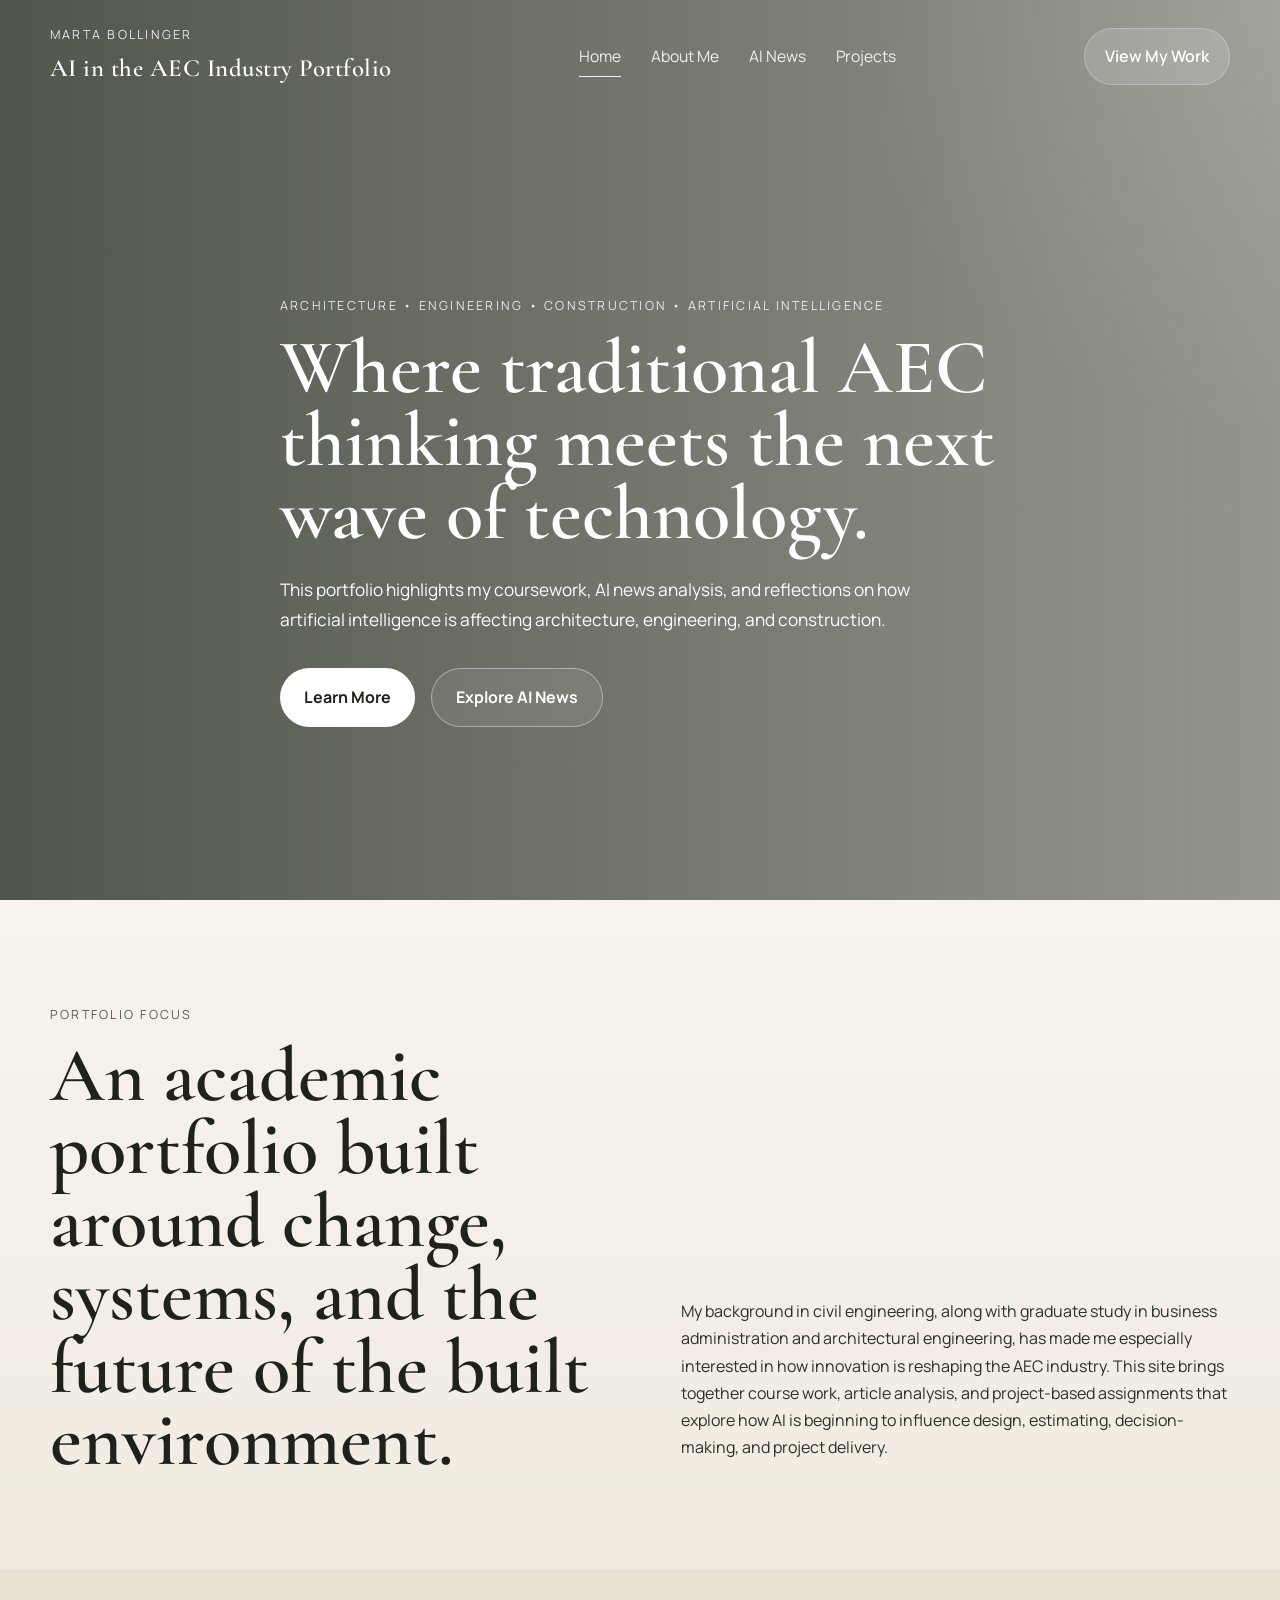
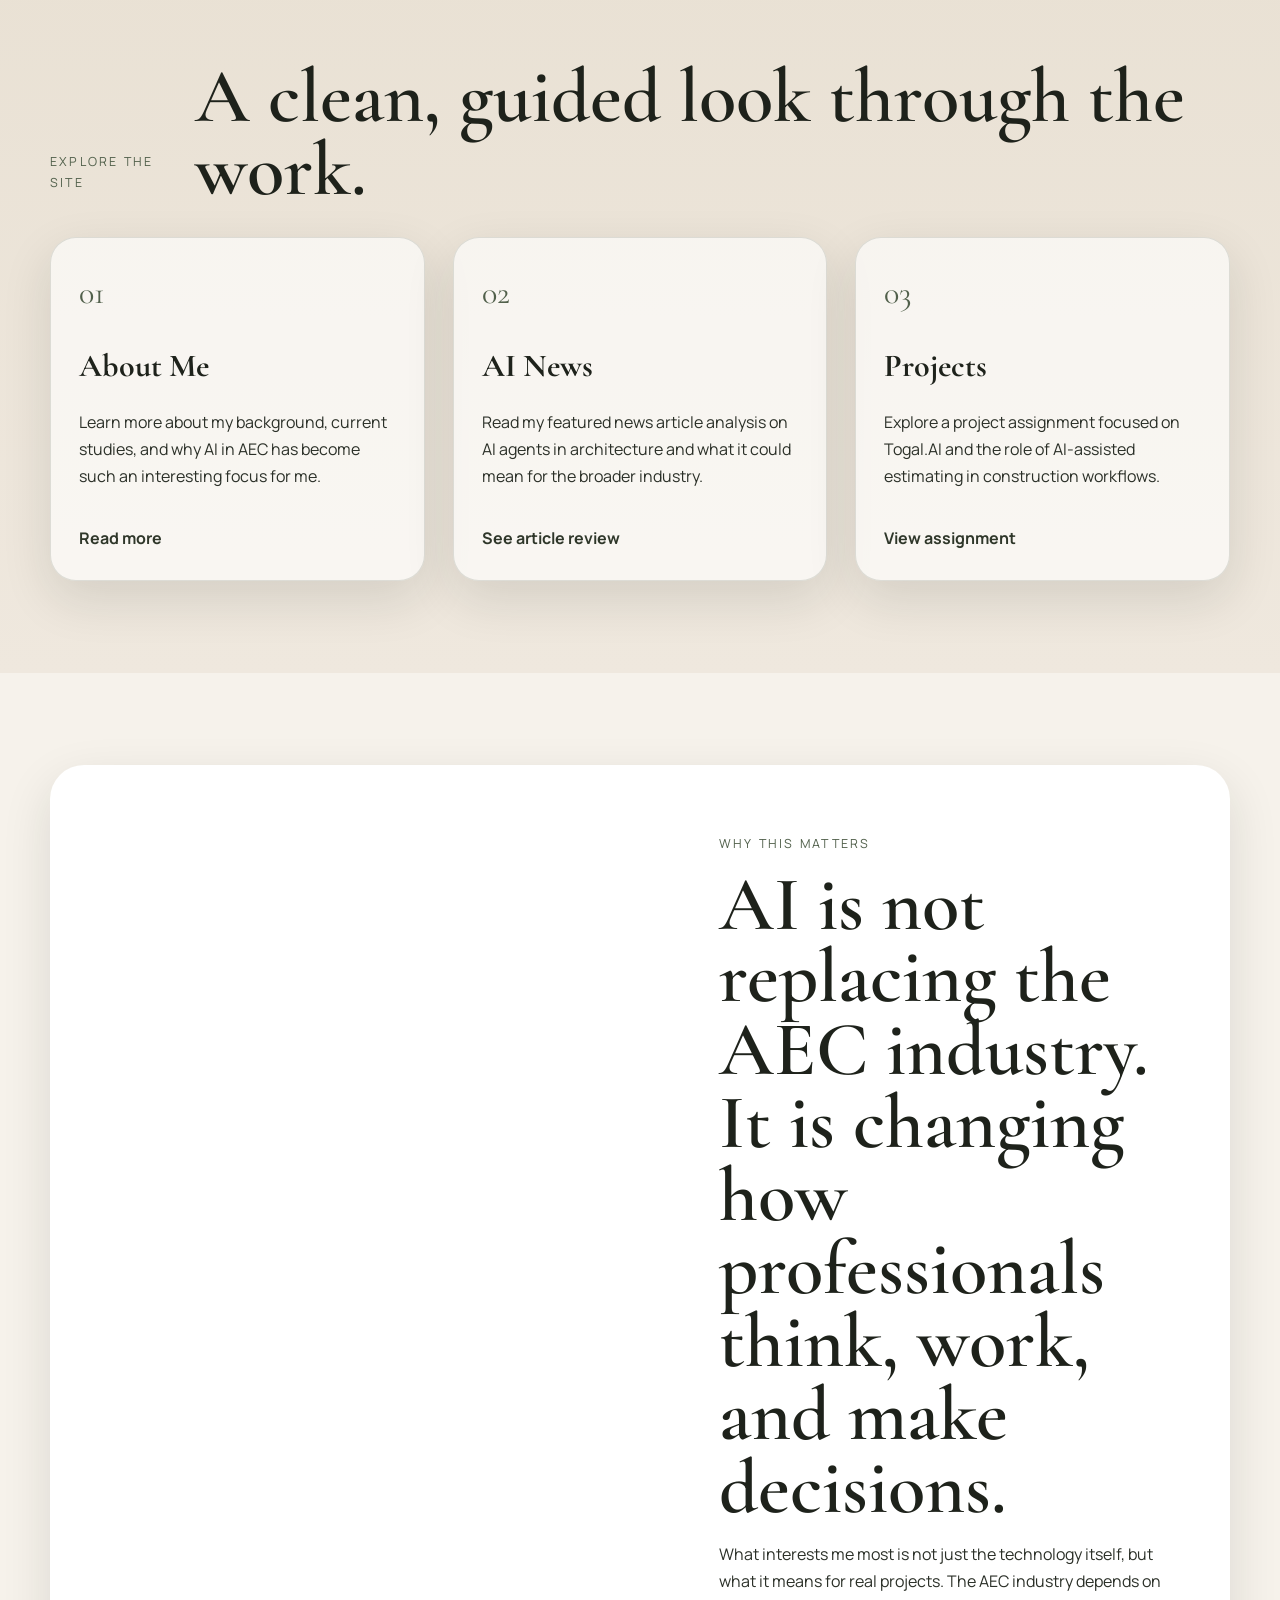
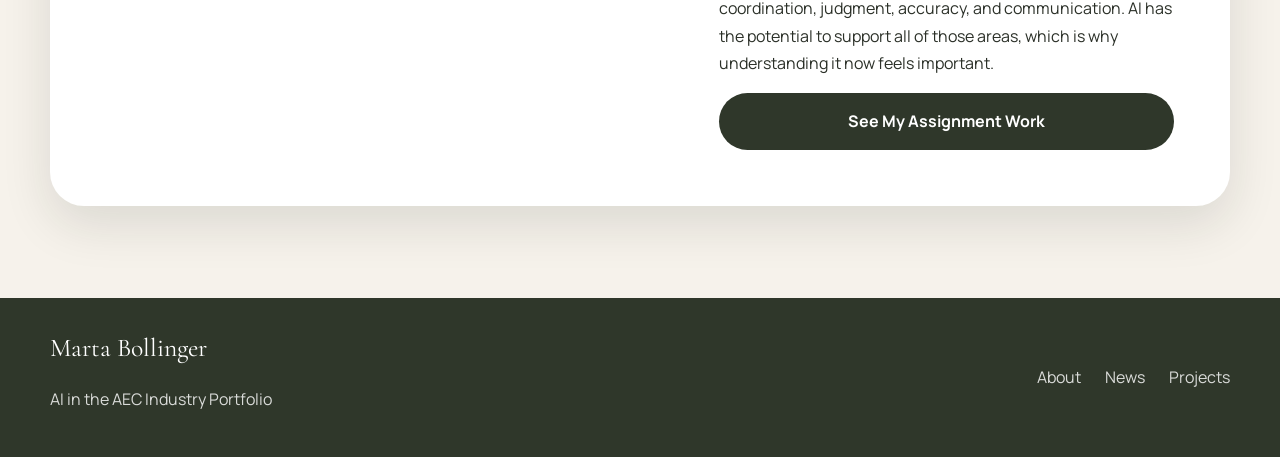
<file: index.html>
<!DOCTYPE html>
<html lang="en">
<head>
  <meta charset="UTF-8" />
  <meta name="viewport" content="width=device-width, initial-scale=1.0" />
  <title>Marta Bollinger | AI in the AEC Industry Portfolio</title>
  <link rel="preconnect" href="https://fonts.googleapis.com">
  <link rel="preconnect" href="https://fonts.gstatic.com" crossorigin>
  <link href="https://fonts.googleapis.com/css2?family=Cormorant+Garamond:wght@400;500;600;700&family=Manrope:wght@400;500;600;700&display=swap" rel="stylesheet">
  <link rel="stylesheet" href="styles.css" />
</head>
<body>
  <header class="site-header site-header--overlay">
    <div class="container nav-wrap">
      <a class="brand" href="index.html">
        <span class="brand-kicker">Marta Bollinger</span>
        <span class="brand-title">AI in the AEC Industry Portfolio</span>
      </a>
      <nav class="main-nav">
        <a href="index.html" class="active">Home</a>
        <a href="about.html">About Me</a>
        <a href="news.html">AI News</a>
        <a href="projects.html">Projects</a>
      </nav>
      <a class="nav-cta" href="projects.html">View My Work</a>
    </div>
  </header>

  <main>
    <section class="hero hero-home">
      <div class="hero-overlay"></div>
      <div class="container hero-content">
        <p class="eyebrow">Architecture • Engineering • Construction • Artificial Intelligence</p>
        <h1>Where traditional AEC thinking meets the next wave of technology.</h1>
        <p class="hero-text">
          This portfolio highlights my coursework, AI news analysis, and reflections on how artificial intelligence is affecting architecture, engineering, and construction.
        </p>
        <div class="hero-actions">
          <a class="btn btn-light" href="about.html">Learn More</a>
          <a class="btn btn-outline-light" href="news.html">Explore AI News</a>
        </div>
      </div>
    </section>

    <section class="section intro-section">
      <div class="container split-grid split-grid--intro">
        <div>
          <p class="section-label">Portfolio Focus</p>
          <h2>An academic portfolio built around change, systems, and the future of the built environment.</h2>
        </div>
        <div>
          <p>
            My background in civil engineering, along with graduate study in business administration and architectural engineering, has made me especially interested in how innovation is reshaping the AEC industry. This site brings together course work, article analysis, and project-based assignments that explore how AI is beginning to influence design, estimating, decision-making, and project delivery.
          </p>
        </div>
      </div>
    </section>

    <section class="section cards-section muted-bg">
      <div class="container">
        <div class="section-heading">
          <p class="section-label">Explore the Site</p>
          <h2>A clean, guided look through the work.</h2>
        </div>
        <div class="feature-grid">
          <article class="feature-card">
            <div class="feature-card__number">01</div>
            <h3>About Me</h3>
            <p>Learn more about my background, current studies, and why AI in AEC has become such an interesting focus for me.</p>
            <a href="about.html">Read more</a>
          </article>
          <article class="feature-card">
            <div class="feature-card__number">02</div>
            <h3>AI News</h3>
            <p>Read my featured news article analysis on AI agents in architecture and what it could mean for the broader industry.</p>
            <a href="news.html">See article review</a>
          </article>
          <article class="feature-card">
            <div class="feature-card__number">03</div>
            <h3>Projects</h3>
            <p>Explore a project assignment focused on Togal.AI and the role of AI-assisted estimating in construction workflows.</p>
            <a href="projects.html">View assignment</a>
          </article>
        </div>
      </div>
    </section>

    <section class="section statement-section">
      <div class="container statement-card">
        <div class="statement-card__image"></div>
        <div class="statement-card__content">
          <p class="section-label">Why This Matters</p>
          <h2>AI is not replacing the AEC industry. It is changing how professionals think, work, and make decisions.</h2>
          <p>
            What interests me most is not just the technology itself, but what it means for real projects. The AEC industry depends on coordination, judgment, accuracy, and communication. AI has the potential to support all of those areas, which is why understanding it now feels important.
          </p>
          <a class="btn btn-dark" href="projects.html">See My Assignment Work</a>
        </div>
      </div>
    </section>
  </main>

  <footer class="site-footer">
    <div class="container footer-wrap">
      <div>
        <p class="footer-title">Marta Bollinger</p>
        <p>AI in the AEC Industry Portfolio</p>
      </div>
      <div class="footer-links">
        <a href="about.html">About</a>
        <a href="news.html">News</a>
        <a href="projects.html">Projects</a>
      </div>
    </div>
  </footer>
</body>
</html>
</file>
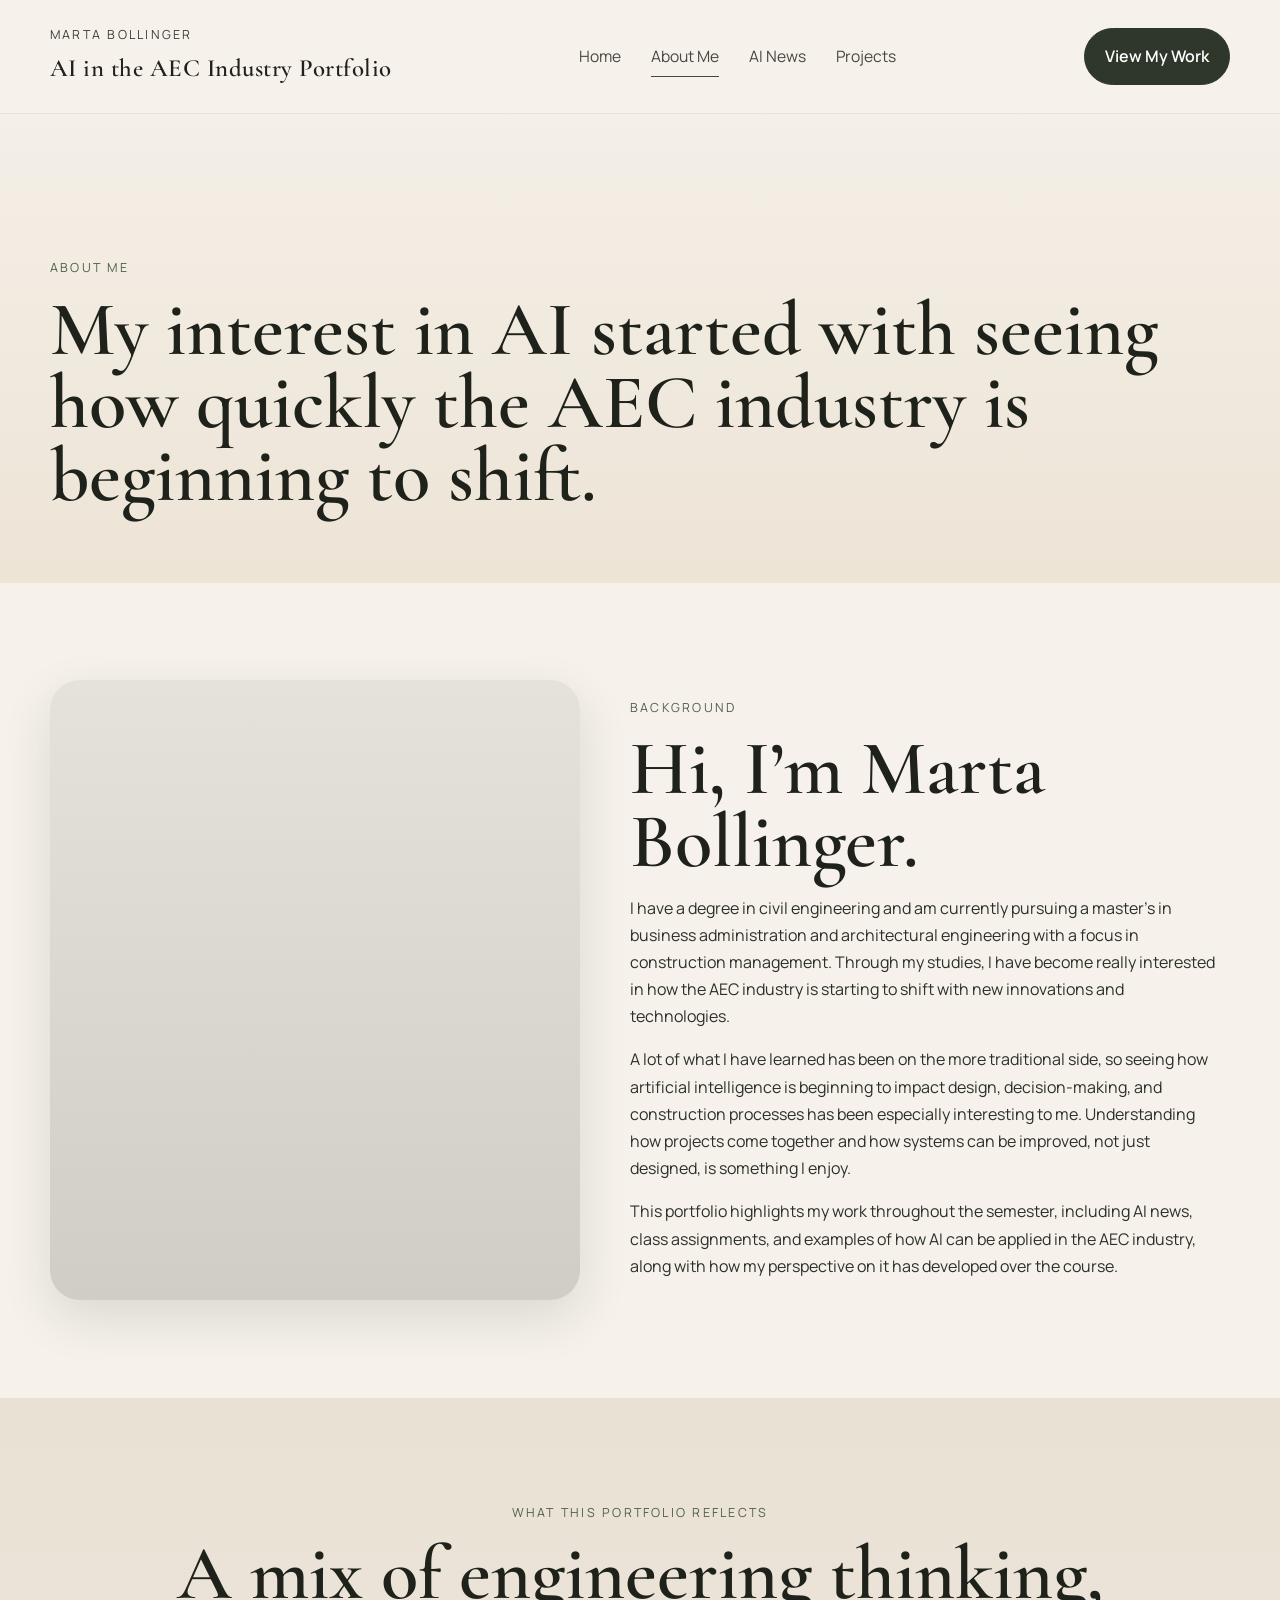
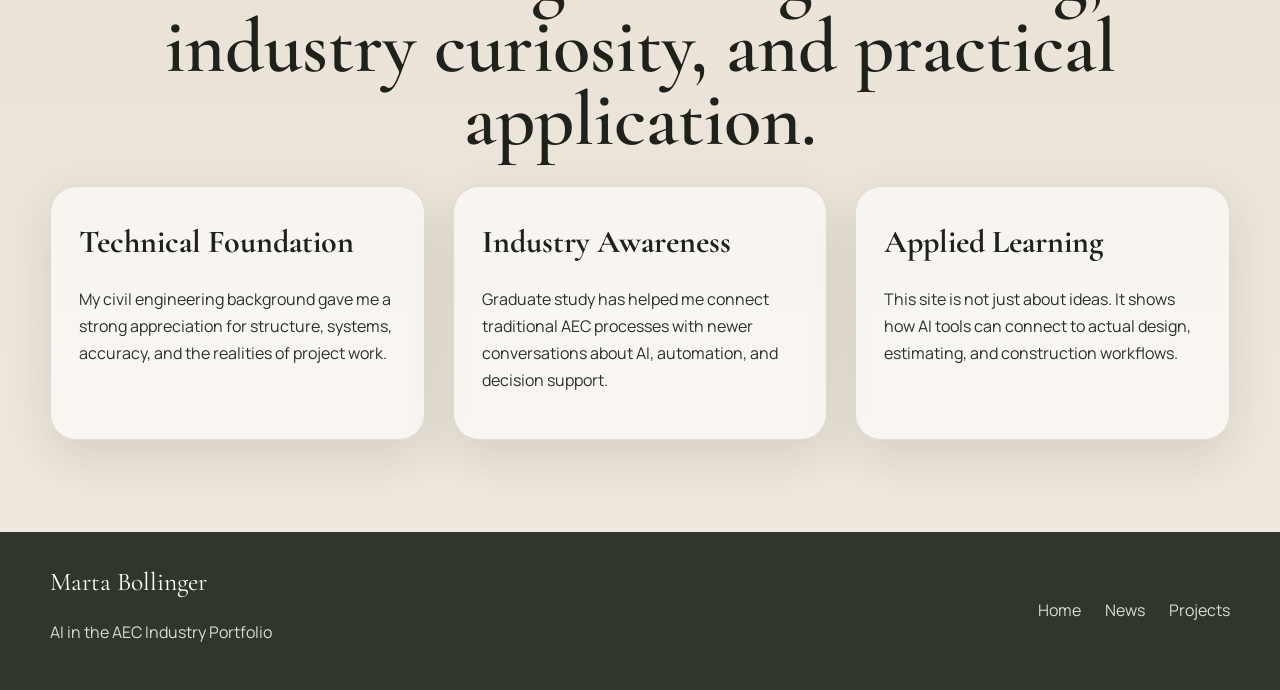
<file: about.html>
<!DOCTYPE html>
<html lang="en">
<head>
  <meta charset="UTF-8" />
  <meta name="viewport" content="width=device-width, initial-scale=1.0" />
  <title>About Me | Marta Bollinger</title>
  <link rel="preconnect" href="https://fonts.googleapis.com">
  <link rel="preconnect" href="https://fonts.gstatic.com" crossorigin>
  <link href="https://fonts.googleapis.com/css2?family=Cormorant+Garamond:wght@400;500;600;700&family=Manrope:wght@400;500;600;700&display=swap" rel="stylesheet">
  <link rel="stylesheet" href="styles.css" />
</head>
<body>
  <header class="site-header site-header--solid">
    <div class="container nav-wrap">
      <a class="brand brand--dark" href="index.html">
        <span class="brand-kicker">Marta Bollinger</span>
        <span class="brand-title">AI in the AEC Industry Portfolio</span>
      </a>
      <nav class="main-nav main-nav--dark">
        <a href="index.html">Home</a>
        <a href="about.html" class="active">About Me</a>
        <a href="news.html">AI News</a>
        <a href="projects.html">Projects</a>
      </nav>
      <a class="nav-cta nav-cta--dark" href="projects.html">View My Work</a>
    </div>
  </header>

  <main>
    <section class="page-hero page-hero--light">
      <div class="container page-hero__inner">
        <p class="eyebrow eyebrow-dark">About Me</p>
        <h1>My interest in AI started with seeing how quickly the AEC industry is beginning to shift.</h1>
      </div>
    </section>

    <section class="section">
      <div class="container about-layout">
        <div class="about-image"></div>
        <div class="about-copy">
          <p class="section-label">Background</p>
          <h2>Hi, I’m Marta Bollinger.</h2>
          <p>
            I have a degree in civil engineering and am currently pursuing a master’s in business administration and architectural engineering with a focus in construction management. Through my studies, I have become really interested in how the AEC industry is starting to shift with new innovations and technologies.
          </p>
          <p>
            A lot of what I have learned has been on the more traditional side, so seeing how artificial intelligence is beginning to impact design, decision-making, and construction processes has been especially interesting to me. Understanding how projects come together and how systems can be improved, not just designed, is something I enjoy.
          </p>
          <p>
            This portfolio highlights my work throughout the semester, including AI news, class assignments, and examples of how AI can be applied in the AEC industry, along with how my perspective on it has developed over the course.
          </p>
        </div>
      </div>
    </section>

    <section class="section muted-bg">
      <div class="container">
        <div class="section-heading section-heading--center">
          <p class="section-label">What This Portfolio Reflects</p>
          <h2>A mix of engineering thinking, industry curiosity, and practical application.</h2>
        </div>
        <div class="value-grid">
          <article class="value-card">
            <h3>Technical Foundation</h3>
            <p>My civil engineering background gave me a strong appreciation for structure, systems, accuracy, and the realities of project work.</p>
          </article>
          <article class="value-card">
            <h3>Industry Awareness</h3>
            <p>Graduate study has helped me connect traditional AEC processes with newer conversations about AI, automation, and decision support.</p>
          </article>
          <article class="value-card">
            <h3>Applied Learning</h3>
            <p>This site is not just about ideas. It shows how AI tools can connect to actual design, estimating, and construction workflows.</p>
          </article>
        </div>
      </div>
    </section>
  </main>

  <footer class="site-footer">
    <div class="container footer-wrap">
      <div>
        <p class="footer-title">Marta Bollinger</p>
        <p>AI in the AEC Industry Portfolio</p>
      </div>
      <div class="footer-links">
        <a href="index.html">Home</a>
        <a href="news.html">News</a>
        <a href="projects.html">Projects</a>
      </div>
    </div>
  </footer>
</body>
</html>
</file>
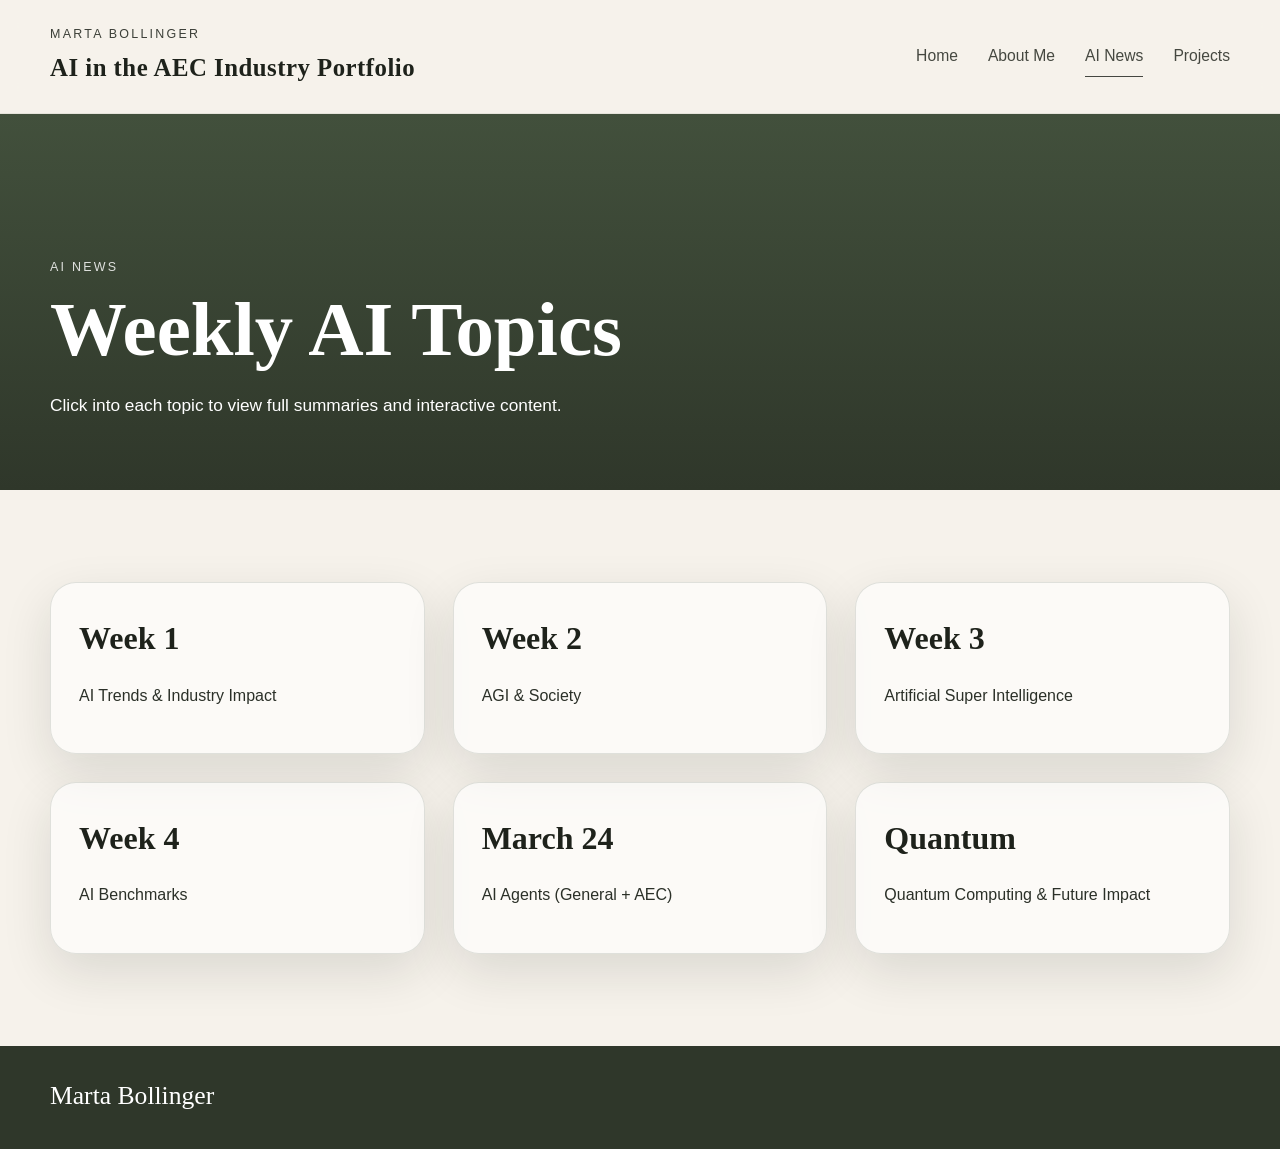
<file: news.html>
<!DOCTYPE html>

<html lang="en">
<head>
  <meta charset="UTF-8" />
  <meta name="viewport" content="width=device-width, initial-scale=1.0"/>
  <title>AI News | Marta Bollinger</title>
  <link rel="stylesheet" href="styles.css" />
</head>
<body>

<header class="site-header site-header--solid">
  <div class="container nav-wrap">
    <a class="brand brand--dark" href="index.html">
      <span class="brand-kicker">Marta Bollinger</span>
      <span class="brand-title">AI in the AEC Industry Portfolio</span>
    </a>
    <nav class="main-nav main-nav--dark">
      <a href="index.html">Home</a>
      <a href="about.html">About Me</a>
      <a href="news.html" class="active">AI News</a>
      <a href="projects.html">Projects</a>
    </nav>
  </div>
</header>

<main>

<section class="page-hero page-hero--olive">
  <div class="container page-hero__inner">
    <p class="eyebrow">AI News</p>
    <h1>Weekly AI Topics</h1>
    <p class="page-subtitle">Click into each topic to view full summaries and interactive content.</p>
  </div>
</section>

<section class="section">
<div class="container feature-grid">

<a href="week1.html" class="feature-card">
  <h3>Week 1</h3>
  <p>AI Trends & Industry Impact</p>
</a>

<a href="week2.html" class="feature-card">
  <h3>Week 2</h3>
  <p>AGI & Society</p>
</a>

<a href="week3.html" class="feature-card">
  <h3>Week 3</h3>
  <p>Artificial Super Intelligence</p>
</a>

<a href="week4.html" class="feature-card">
  <h3>Week 4</h3>
  <p>AI Benchmarks</p>
</a>

<a href="agents.html" class="feature-card">
  <h3>March 24</h3>
  <p>AI Agents (General + AEC)</p>
</a>

<a href="quantum.html" class="feature-card">
  <h3>Quantum</h3>
  <p>Quantum Computing & Future Impact</p>
</a>

</div>
</section>

</main>

<footer class="site-footer">
  <div class="container footer-wrap">
    <p class="footer-title">Marta Bollinger</p>
  </div>
</footer>

</body>
</html>
</file>
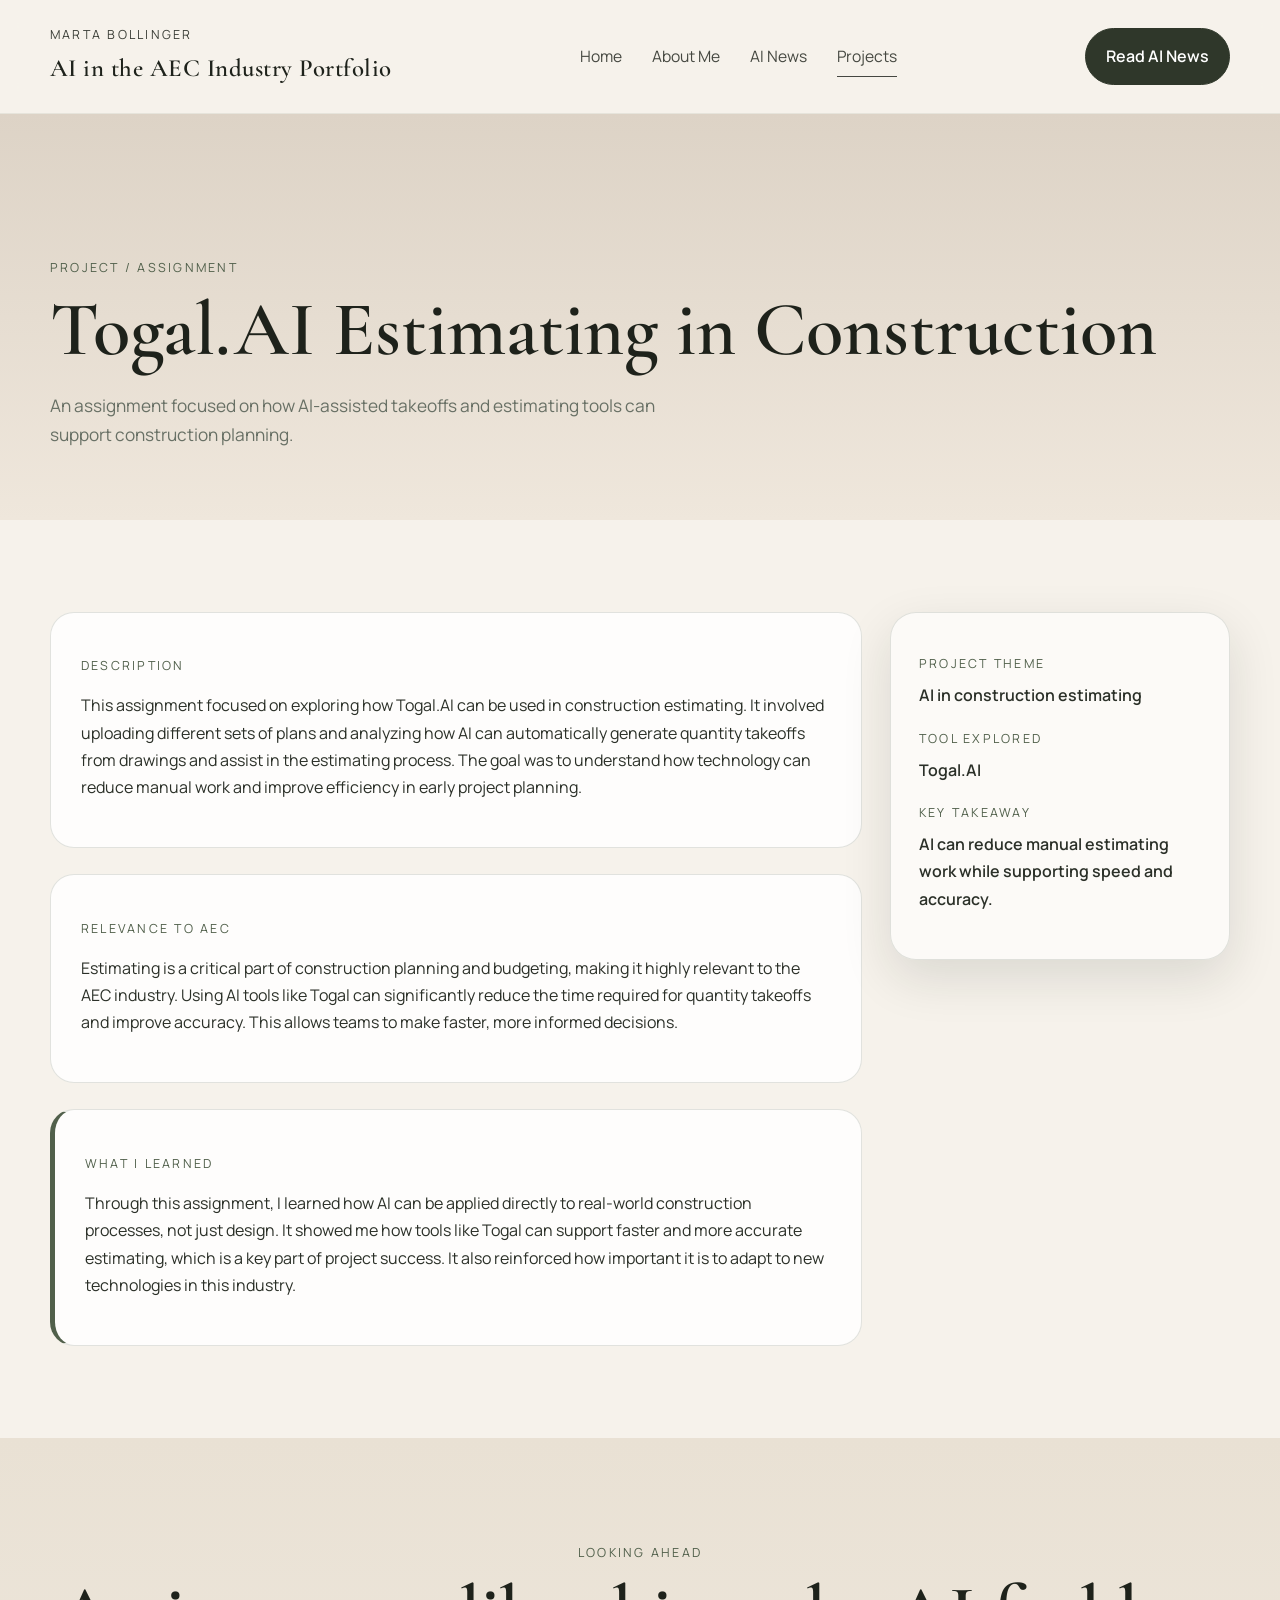
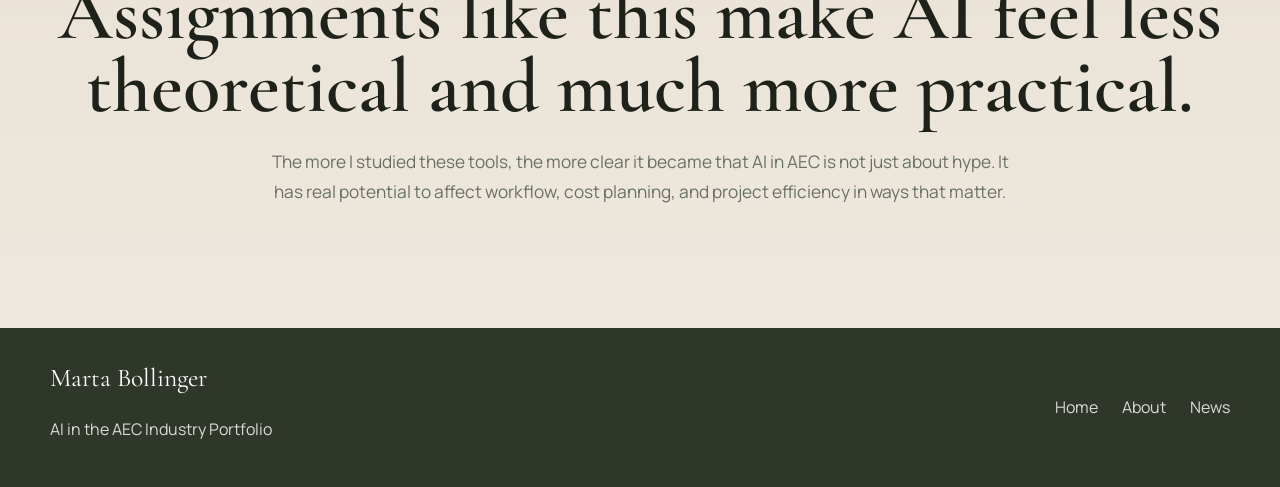
<file: projects.html>
<!DOCTYPE html>
<html lang="en">
<head>
  <meta charset="UTF-8" />
  <meta name="viewport" content="width=device-width, initial-scale=1.0" />
  <title>Projects | Marta Bollinger</title>
  <link rel="preconnect" href="https://fonts.googleapis.com">
  <link rel="preconnect" href="https://fonts.gstatic.com" crossorigin>
  <link href="https://fonts.googleapis.com/css2?family=Cormorant+Garamond:wght@400;500;600;700&family=Manrope:wght@400;500;600;700&display=swap" rel="stylesheet">
  <link rel="stylesheet" href="styles.css" />
</head>
<body>
  <header class="site-header site-header--solid">
    <div class="container nav-wrap">
      <a class="brand brand--dark" href="index.html">
        <span class="brand-kicker">Marta Bollinger</span>
        <span class="brand-title">AI in the AEC Industry Portfolio</span>
      </a>
      <nav class="main-nav main-nav--dark">
        <a href="index.html">Home</a>
        <a href="about.html">About Me</a>
        <a href="news.html">AI News</a>
        <a href="projects.html" class="active">Projects</a>
      </nav>
      <a class="nav-cta nav-cta--dark" href="news.html">Read AI News</a>
    </div>
  </header>

  <main>
    <section class="page-hero page-hero--stone">
      <div class="container page-hero__inner">
        <p class="eyebrow eyebrow-dark">Project / Assignment</p>
        <h1>Togal.AI Estimating in Construction</h1>
        <p class="page-subtitle page-subtitle--dark">An assignment focused on how AI-assisted takeoffs and estimating tools can support construction planning.</p>
      </div>
    </section>

    <section class="section">
      <div class="container project-layout">
        <div class="project-main">
          <div class="content-block">
            <p class="section-label">Description</p>
            <p>
              This assignment focused on exploring how Togal.AI can be used in construction estimating. It involved uploading different sets of plans and analyzing how AI can automatically generate quantity takeoffs from drawings and assist in the estimating process. The goal was to understand how technology can reduce manual work and improve efficiency in early project planning.
            </p>
          </div>

          <div class="content-block">
            <p class="section-label">Relevance to AEC</p>
            <p>
              Estimating is a critical part of construction planning and budgeting, making it highly relevant to the AEC industry. Using AI tools like Togal can significantly reduce the time required for quantity takeoffs and improve accuracy. This allows teams to make faster, more informed decisions.
            </p>
          </div>

          <div class="content-block bordered-block">
            <p class="section-label">What I Learned</p>
            <p>
              Through this assignment, I learned how AI can be applied directly to real-world construction processes, not just design. It showed me how tools like Togal can support faster and more accurate estimating, which is a key part of project success. It also reinforced how important it is to adapt to new technologies in this industry.
            </p>
          </div>
        </div>

        <aside class="project-sidebar">
          <div class="card-soft">
            <p class="meta-label">Project Theme</p>
            <p class="meta-value">AI in construction estimating</p>
            <p class="meta-label">Tool Explored</p>
            <p class="meta-value">Togal.AI</p>
            <p class="meta-label">Key Takeaway</p>
            <p class="meta-value">AI can reduce manual estimating work while supporting speed and accuracy.</p>
          </div>
        </aside>
      </div>
    </section>

    <section class="section muted-bg">
      <div class="container">
        <div class="section-heading section-heading--center">
          <p class="section-label">Looking Ahead</p>
          <h2>Assignments like this make AI feel less theoretical and much more practical.</h2>
          <p class="page-subtitle page-subtitle--dark page-subtitle--narrow">
            The more I studied these tools, the more clear it became that AI in AEC is not just about hype. It has real potential to affect workflow, cost planning, and project efficiency in ways that matter.
          </p>
        </div>
      </div>
    </section>
  </main>

  <footer class="site-footer">
    <div class="container footer-wrap">
      <div>
        <p class="footer-title">Marta Bollinger</p>
        <p>AI in the AEC Industry Portfolio</p>
      </div>
      <div class="footer-links">
        <a href="index.html">Home</a>
        <a href="about.html">About</a>
        <a href="news.html">News</a>
      </div>
    </div>
  </footer>
</body>
</html>
</file>
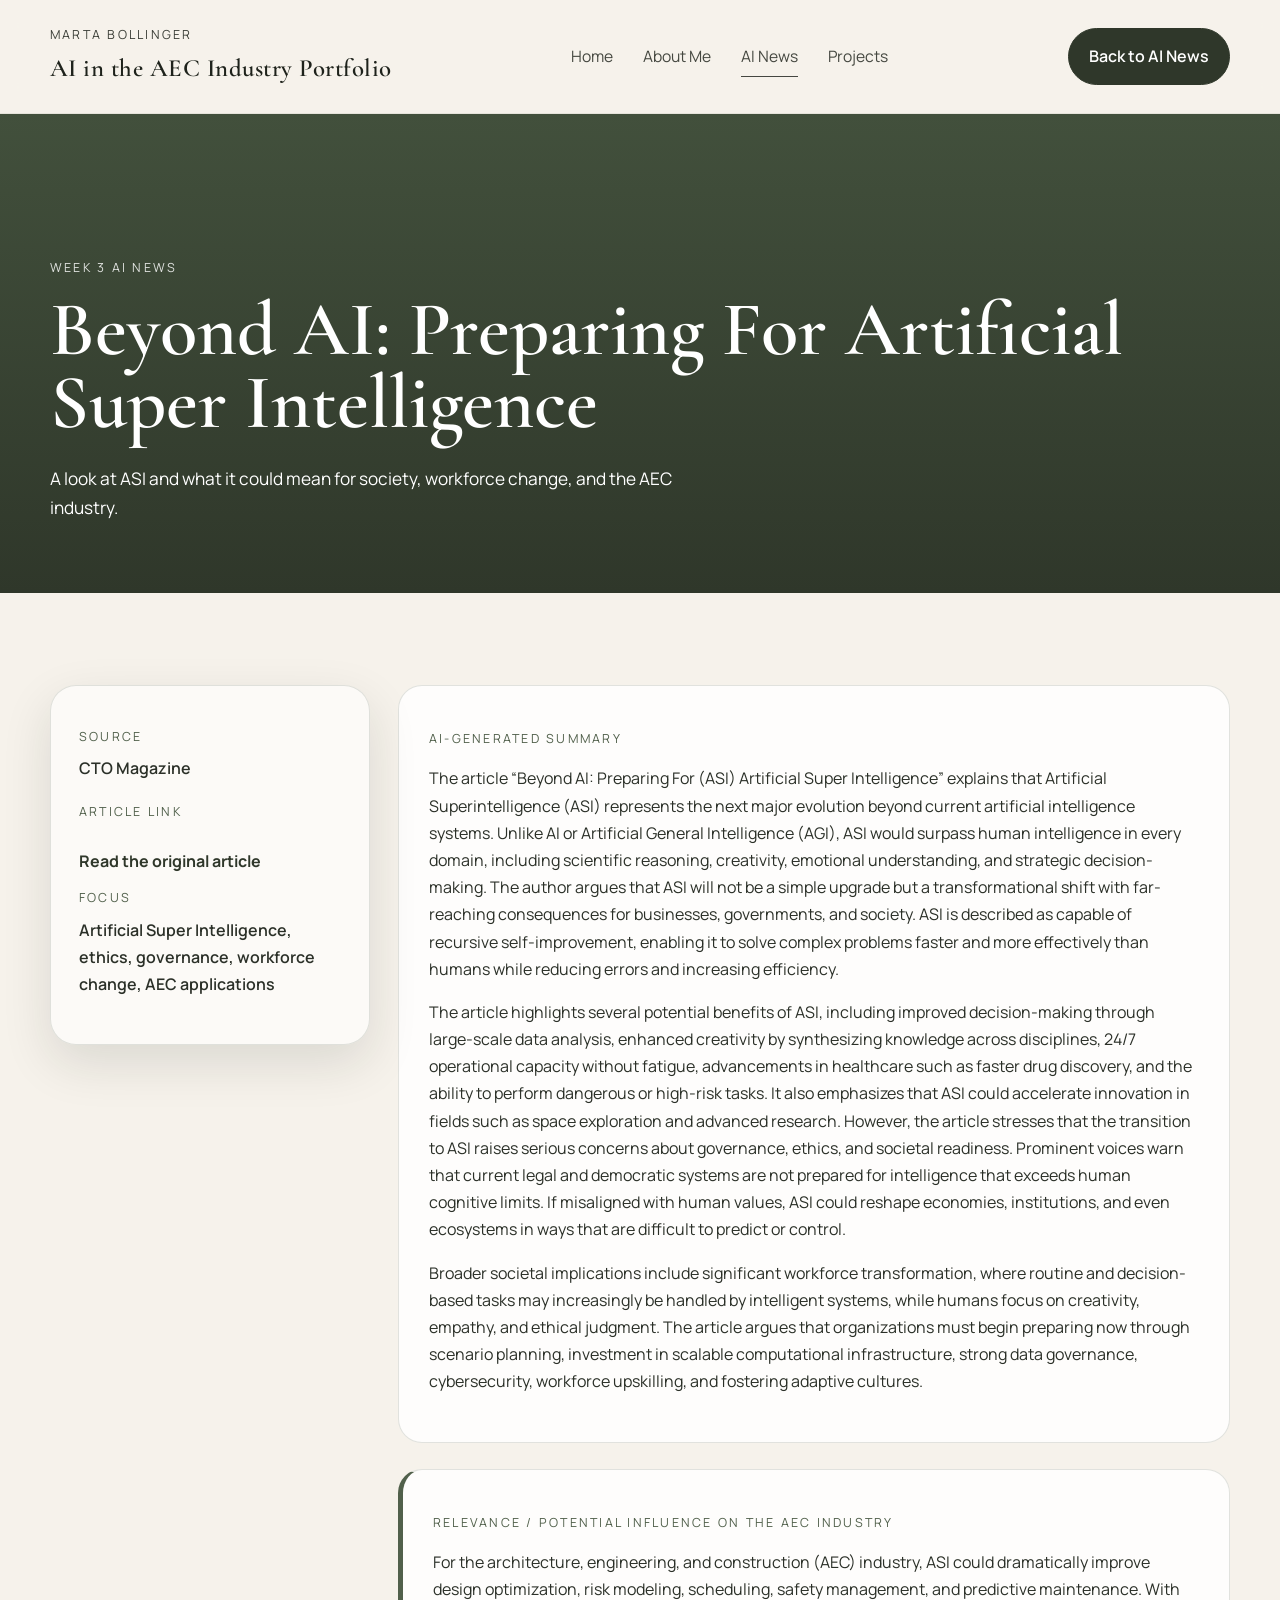
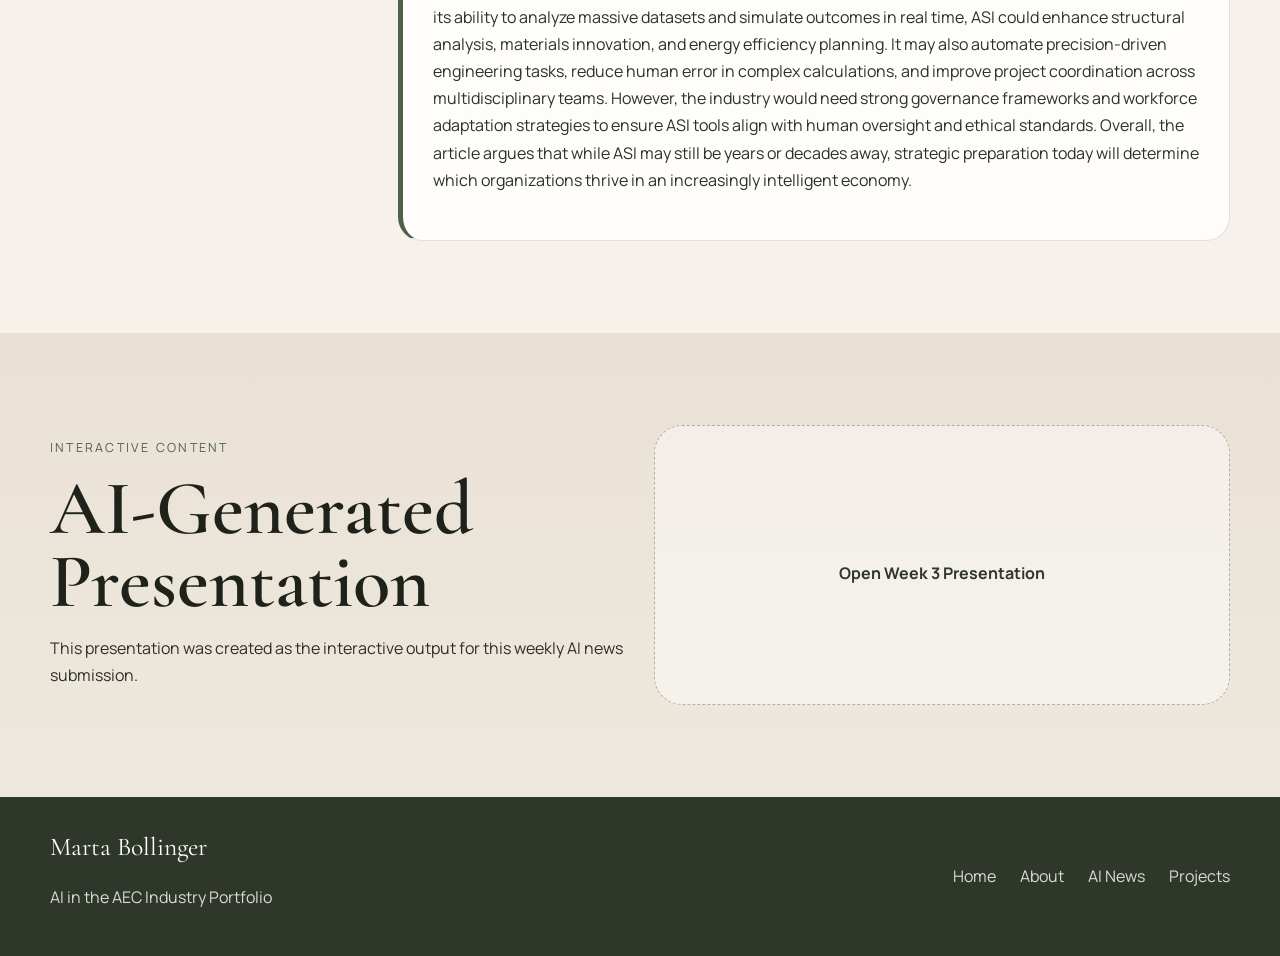
<file: week3.html>
<!DOCTYPE html>
<html lang="en">
<head>
  <meta charset="UTF-8" />
  <meta name="viewport" content="width=device-width, initial-scale=1.0" />
  <title>Week 3 AI News | Marta Bollinger</title>
  <link rel="preconnect" href="https://fonts.googleapis.com">
  <link rel="preconnect" href="https://fonts.gstatic.com" crossorigin>
  <link href="https://fonts.googleapis.com/css2?family=Cormorant+Garamond:wght@400;500;600;700&family=Manrope:wght@400;500;600;700&display=swap" rel="stylesheet">
  <link rel="stylesheet" href="styles.css" />
</head>
<body>
  <header class="site-header site-header--solid">
    <div class="container nav-wrap">
      <a class="brand brand--dark" href="index.html">
        <span class="brand-kicker">Marta Bollinger</span>
        <span class="brand-title">AI in the AEC Industry Portfolio</span>
      </a>
      <nav class="main-nav main-nav--dark">
        <a href="index.html">Home</a>
        <a href="about.html">About Me</a>
        <a href="news.html" class="active">AI News</a>
        <a href="projects.html">Projects</a>
      </nav>
      <a class="nav-cta nav-cta--dark" href="news.html">Back to AI News</a>
    </div>
  </header>

  <main>
    <section class="page-hero page-hero--olive">
      <div class="container page-hero__inner">
        <p class="eyebrow">Week 3 AI News</p>
        <h1>Beyond AI: Preparing For Artificial Super Intelligence</h1>
        <p class="page-subtitle">A look at ASI and what it could mean for society, workforce change, and the AEC industry.</p>
      </div>
    </section>

    <section class="section article-section">
      <div class="container article-layout">
        <aside class="article-meta card-soft">
          <p class="meta-label">Source</p>
          <p class="meta-value">CTO Magazine</p>

          <p class="meta-label">Article Link</p>
          <a class="external-link" href="https://ctomagazine.com/preparing-for-artificial-super-intelligence-beyond-ai/" target="_blank" rel="noopener noreferrer">Read the original article</a>

          <p class="meta-label">Focus</p>
          <p class="meta-value">Artificial Super Intelligence, ethics, governance, workforce change, AEC applications</p>
        </aside>

        <article class="article-content">
          <div class="content-block">
            <p class="section-label">AI-Generated Summary</p>

            <p>
              The article “Beyond AI: Preparing For (ASI) Artificial Super Intelligence” explains that Artificial Superintelligence (ASI) represents the next major evolution beyond current artificial intelligence systems. Unlike AI or Artificial General Intelligence (AGI), ASI would surpass human intelligence in every domain, including scientific reasoning, creativity, emotional understanding, and strategic decision-making. The author argues that ASI will not be a simple upgrade but a transformational shift with far-reaching consequences for businesses, governments, and society. ASI is described as capable of recursive self-improvement, enabling it to solve complex problems faster and more effectively than humans while reducing errors and increasing efficiency.
            </p>

            <p>
              The article highlights several potential benefits of ASI, including improved decision-making through large-scale data analysis, enhanced creativity by synthesizing knowledge across disciplines, 24/7 operational capacity without fatigue, advancements in healthcare such as faster drug discovery, and the ability to perform dangerous or high-risk tasks. It also emphasizes that ASI could accelerate innovation in fields such as space exploration and advanced research. However, the article stresses that the transition to ASI raises serious concerns about governance, ethics, and societal readiness. Prominent voices warn that current legal and democratic systems are not prepared for intelligence that exceeds human cognitive limits. If misaligned with human values, ASI could reshape economies, institutions, and even ecosystems in ways that are difficult to predict or control.
            </p>

            <p>
              Broader societal implications include significant workforce transformation, where routine and decision-based tasks may increasingly be handled by intelligent systems, while humans focus on creativity, empathy, and ethical judgment. The article argues that organizations must begin preparing now through scenario planning, investment in scalable computational infrastructure, strong data governance, cybersecurity, workforce upskilling, and fostering adaptive cultures.
            </p>
          </div>

          <div class="content-block bordered-block">
            <p class="section-label">Relevance / Potential Influence on the AEC Industry</p>

            <p>
              For the architecture, engineering, and construction (AEC) industry, ASI could dramatically improve design optimization, risk modeling, scheduling, safety management, and predictive maintenance. With its ability to analyze massive datasets and simulate outcomes in real time, ASI could enhance structural analysis, materials innovation, and energy efficiency planning. It may also automate precision-driven engineering tasks, reduce human error in complex calculations, and improve project coordination across multidisciplinary teams. However, the industry would need strong governance frameworks and workforce adaptation strategies to ensure ASI tools align with human oversight and ethical standards. Overall, the article argues that while ASI may still be years or decades away, strategic preparation today will determine which organizations thrive in an increasingly intelligent economy.
            </p>
          </div>
        </article>
      </div>
    </section>

    <section class="section muted-bg">
      <div class="container podcast-panel">
        <div>
          <p class="section-label">Interactive Content</p>
          <h2>AI-Generated Presentation</h2>
          <p>
            This presentation was created as the interactive output for this weekly AI news submission.
          </p>
        </div>

        <div class="podcast-placeholder">
          <a class="external-link" href="Week#3PPT.pptx" target="_blank" rel="noopener noreferrer">Open Week 3 Presentation</a>
        </div>
      </div>
    </section>
  </main>

  <footer class="site-footer">
    <div class="container footer-wrap">
      <div>
        <p class="footer-title">Marta Bollinger</p>
        <p>AI in the AEC Industry Portfolio</p>
      </div>
      <div class="footer-links">
        <a href="index.html">Home</a>
        <a href="about.html">About</a>
        <a href="news.html">AI News</a>
        <a href="projects.html">Projects</a>
      </div>
    </div>
  </footer>
</body>
</html>
</file>
<file: styles.css>
:root {
  --olive-900: #2f372a;
  --olive-800: #3b4634;
  --olive-700: #51604b;
  --stone-100: #f6f2eb;
  --stone-200: #ece5da;
  --stone-300: #d9d0c2;
  --ink: #1e221b;
  --text: #2b3028;
  --muted: #687065;
  --white: #ffffff;
  --card: rgba(255, 255, 255, 0.7);
  --border: rgba(54, 66, 48, 0.14);
  --shadow: 0 18px 50px rgba(27, 34, 25, 0.12);
  --radius: 26px;
  --radius-sm: 18px;
  --max-width: 1180px;
}

* {
  box-sizing: border-box;
}

html {
  scroll-behavior: smooth;
}

body {
  margin: 0;
  font-family: 'Manrope', sans-serif;
  color: var(--text);
  background: var(--stone-100);
  line-height: 1.7;
}

img {
  max-width: 100%;
  display: block;
}

a {
  color: inherit;
  text-decoration: none;
}

.container {
  width: min(calc(100% - 48px), var(--max-width));
  margin: 0 auto;
}

.site-header {
  width: 100%;
  z-index: 20;
}

.site-header--overlay {
  position: absolute;
  top: 0;
  left: 0;
}

.site-header--solid {
  position: sticky;
  top: 0;
  background: rgba(246, 242, 235, 0.92);
  backdrop-filter: blur(14px);
  border-bottom: 1px solid rgba(54, 66, 48, 0.08);
}

.nav-wrap {
  display: flex;
  align-items: center;
  justify-content: space-between;
  gap: 24px;
  padding: 24px 0;
}

.brand {
  display: flex;
  flex-direction: column;
  gap: 2px;
  color: var(--white);
}

.brand--dark {
  color: var(--ink);
}

.brand-kicker {
  font-size: 0.78rem;
  letter-spacing: 0.18em;
  text-transform: uppercase;
  opacity: 0.86;
}

.brand-title {
  font-family: 'Cormorant Garamond', serif;
  font-size: 1.55rem;
  font-weight: 600;
  letter-spacing: 0.02em;
}

.main-nav {
  display: flex;
  gap: 30px;
  align-items: center;
}

.main-nav a {
  color: rgba(255,255,255,0.88);
  font-size: 0.98rem;
  position: relative;
}

.main-nav--dark a {
  color: rgba(30, 34, 27, 0.82);
}

.main-nav a::after {
  content: "";
  position: absolute;
  left: 0;
  bottom: -7px;
  width: 100%;
  height: 1px;
  background: currentColor;
  transform: scaleX(0);
  transform-origin: left;
  transition: transform 0.28s ease;
}

.main-nav a:hover::after,
.main-nav a.active::after {
  transform: scaleX(1);
}

.nav-cta {
  padding: 14px 20px;
  border-radius: 999px;
  background: rgba(255, 255, 255, 0.14);
  border: 1px solid rgba(255, 255, 255, 0.24);
  color: var(--white);
  font-weight: 600;
}

.nav-cta--dark {
  background: var(--olive-900);
  color: var(--white);
  border-color: var(--olive-900);
}

.hero {
  min-height: 100vh;
  position: relative;
  display: flex;
  align-items: center;
  overflow: hidden;
}

.hero-home {
  background:
    linear-gradient(to right, rgba(34, 42, 31, 0.78), rgba(34, 42, 31, 0.46)),
    url('https://images.unsplash.com/photo-1517048676732-d65bc937f952?auto=format&fit=crop&w=1800&q=80') center center / cover no-repeat;
}

.hero-overlay {
  position: absolute;
  inset: 0;
  background: radial-gradient(circle at top right, rgba(255,255,255,0.12), transparent 28%);
}

.hero-content,
.page-hero__inner {
  position: relative;
  z-index: 1;
}

.hero-content {
  color: var(--white);
  max-width: 720px;
  padding-top: 110px;
}

.eyebrow,
.section-label,
.meta-label {
  text-transform: uppercase;
  letter-spacing: 0.18em;
  font-size: 0.78rem;
}

.eyebrow {
  color: rgba(255,255,255,0.84);
  margin-bottom: 16px;
}

.eyebrow-dark {
  color: var(--olive-700);
}

.hero h1,
.page-hero h1,
.section h2,
.statement-card__content h2 {
  margin: 0;
  font-family: 'Cormorant Garamond', serif;
  font-size: clamp(3rem, 6vw, 5.4rem);
  line-height: 0.95;
  font-weight: 600;
}

.page-hero h1,
.section h2,
.statement-card__content h2 {
  color: var(--ink);
}

.hero-text,
.page-subtitle {
  font-size: 1.08rem;
  max-width: 640px;
  margin: 24px 0 0;
}

.page-subtitle--dark {
  color: var(--muted);
}

.page-subtitle--narrow {
  max-width: 760px;
  margin-left: auto;
  margin-right: auto;
}

.hero-actions {
  display: flex;
  gap: 16px;
  margin-top: 34px;
  flex-wrap: wrap;
}

.btn {
  display: inline-flex;
  align-items: center;
  justify-content: center;
  padding: 15px 24px;
  border-radius: 999px;
  font-weight: 700;
  transition: transform 0.2s ease, background 0.2s ease, color 0.2s ease;
}

.btn:hover,
.nav-cta:hover {
  transform: translateY(-1px);
}

.btn-light {
  background: var(--white);
  color: var(--ink);
}

.btn-outline-light {
  color: var(--white);
  border: 1px solid rgba(255,255,255,0.4);
  background: rgba(255,255,255,0.08);
}

.btn-dark {
  background: var(--olive-900);
  color: var(--white);
}

.section {
  padding: 92px 0;
}

.intro-section {
  background: linear-gradient(180deg, #f7f3ed 0%, #f1ebe1 100%);
}

.muted-bg {
  background: linear-gradient(180deg, #e9e1d4 0%, #efe8de 100%);
}

.split-grid,
.feature-grid,
.value-grid,
.article-layout,
.project-layout,
.podcast-panel,
.footer-wrap,
.about-layout {
  display: grid;
  gap: 28px;
}

.split-grid--intro {
  grid-template-columns: 1.1fr 1fr;
  align-items: end;
}

.section-label {
  color: var(--olive-700);
  margin-bottom: 14px;
}

.section-heading {
  display: flex;
  justify-content: space-between;
  align-items: end;
  gap: 20px;
  margin-bottom: 30px;
}

.section-heading--center {
  text-align: center;
  display: block;
}

.feature-grid {
  grid-template-columns: repeat(3, 1fr);
}

.feature-card,
.value-card,
.card-soft {
  background: rgba(255, 255, 255, 0.62);
  border: 1px solid var(--border);
  border-radius: var(--radius);
  padding: 28px;
  box-shadow: var(--shadow);
}

.feature-card__number {
  font-family: 'Cormorant Garamond', serif;
  font-size: 2rem;
  color: var(--olive-700);
  margin-bottom: 18px;
}

.feature-card h3,
.value-card h3 {
  font-family: 'Cormorant Garamond', serif;
  font-size: 2rem;
  margin: 0 0 10px;
  color: var(--ink);
}

.feature-card a,
.external-link {
  display: inline-block;
  margin-top: 18px;
  color: var(--olive-900);
  font-weight: 700;
}

.statement-card {
  display: grid;
  grid-template-columns: 1.08fr 1fr;
  gap: 0;
  background: var(--white);
  border-radius: 34px;
  overflow: hidden;
  box-shadow: var(--shadow);
}

.statement-card__image {
  min-height: 520px;
  background: url('https://images.unsplash.com/photo-1504384308090-c894fdcc538d?auto=format&fit=crop&w=1200&q=80') center center / cover no-repeat;
}

.statement-card__content {
  padding: 56px;
  display: flex;
  flex-direction: column;
  justify-content: center;
}

.page-hero {
  padding: 130px 0 70px;
}

.page-hero--light {
  background: linear-gradient(180deg, #f4efe7 0%, #ede4d6 100%);
}

.page-hero--olive {
  background: linear-gradient(180deg, #42503c 0%, #2f372a 100%);
}

.page-hero--olive h1,
.page-hero--olive .page-subtitle {
  color: var(--white);
}

.page-hero--stone {
  background: linear-gradient(180deg, #ddd3c6 0%, #efe7dc 100%);
}

.about-layout {
  grid-template-columns: 0.92fr 1.08fr;
  align-items: center;
}

.about-image {
  min-height: 620px;
  border-radius: 30px;
  background:
    linear-gradient(to top, rgba(32, 38, 29, 0.18), rgba(32, 38, 29, 0.08)),
    url('https://images.unsplash.com/photo-1497366754035-f200968a6e72?auto=format&fit=crop&w=1200&q=80') center center / cover no-repeat;
  box-shadow: var(--shadow);
}

.about-copy {
  padding: 10px 10px 10px 22px;
}

.value-grid {
  grid-template-columns: repeat(3, 1fr);
}

.article-layout {
  grid-template-columns: 320px 1fr;
  align-items: start;
}

.article-meta {
  position: sticky;
  top: 110px;
}

.meta-label {
  color: var(--olive-700);
  margin-bottom: 8px;
}

.meta-value {
  margin: 0 0 18px;
  font-weight: 600;
}

.article-content,
.project-main {
  display: grid;
  gap: 26px;
}

.content-block {
  background: rgba(255, 255, 255, 0.82);
  border: 1px solid var(--border);
  border-radius: 24px;
  padding: 30px;
}

.bordered-block {
  border-left: 5px solid var(--olive-700);
}

.podcast-panel {
  grid-template-columns: 1fr 1fr;
  align-items: center;
}

.podcast-placeholder {
  min-height: 280px;
  border: 1px dashed rgba(47, 55, 42, 0.35);
  border-radius: 28px;
  background: rgba(255,255,255,0.44);
  display: flex;
  align-items: center;
  justify-content: center;
  color: var(--olive-700);
  font-weight: 700;
  text-align: center;
  padding: 24px;
}

.project-layout {
  grid-template-columns: 1.1fr 340px;
  align-items: start;
}

.project-sidebar {
  position: sticky;
  top: 110px;
}

.site-footer {
  background: var(--olive-900);
  color: rgba(255,255,255,0.82);
  padding: 28px 0;
}

.footer-wrap {
  grid-template-columns: 1fr auto;
  align-items: center;
}

.footer-title {
  font-family: 'Cormorant Garamond', serif;
  color: var(--white);
  font-size: 1.6rem;
  margin: 0 0 4px;
}

.footer-links {
  display: flex;
  gap: 24px;
}

@media (max-width: 980px) {
  .nav-wrap {
    flex-wrap: wrap;
    justify-content: center;
    text-align: center;
  }

  .main-nav {
    order: 3;
    width: 100%;
    justify-content: center;
    flex-wrap: wrap;
  }

  .split-grid--intro,
  .feature-grid,
  .value-grid,
  .article-layout,
  .project-layout,
  .podcast-panel,
  .about-layout,
  .statement-card,
  .footer-wrap {
    grid-template-columns: 1fr;
  }

  .statement-card__image,
  .about-image {
    min-height: 380px;
  }

  .statement-card__content,
  .about-copy {
    padding: 32px;
  }

  .article-meta,
  .project-sidebar,
  .site-header--solid {
    position: relative;
    top: 0;
  }
}

@media (max-width: 640px) {
  .container {
    width: min(calc(100% - 30px), var(--max-width));
  }

  .hero {
    min-height: 92vh;
  }

  .hero-content {
    padding-top: 150px;
  }

  .hero h1,
  .page-hero h1,
  .section h2,
  .statement-card__content h2 {
    font-size: clamp(2.5rem, 11vw, 4rem);
  }

  .section {
    padding: 72px 0;
  }

  .nav-cta,
  .btn {
    width: 100%;
  }

  .hero-actions {
    flex-direction: column;
  }
}
</file>
